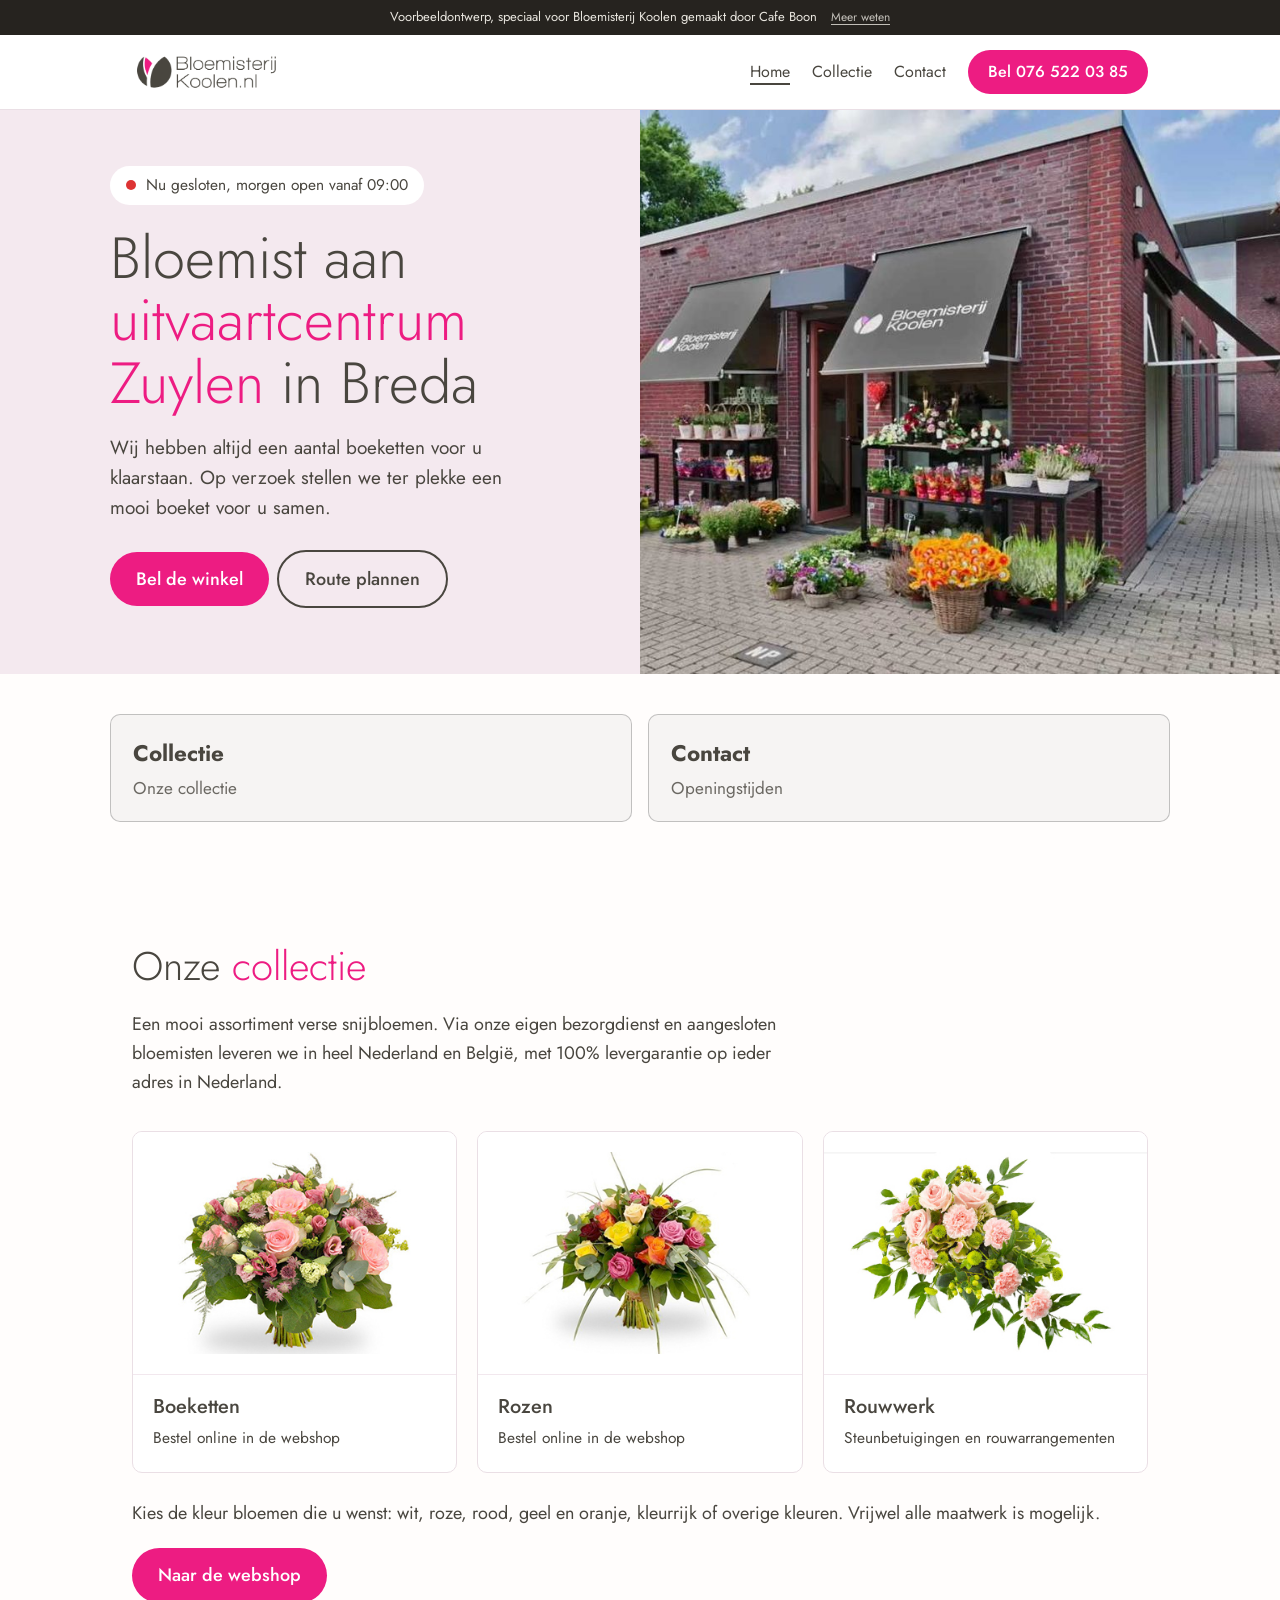
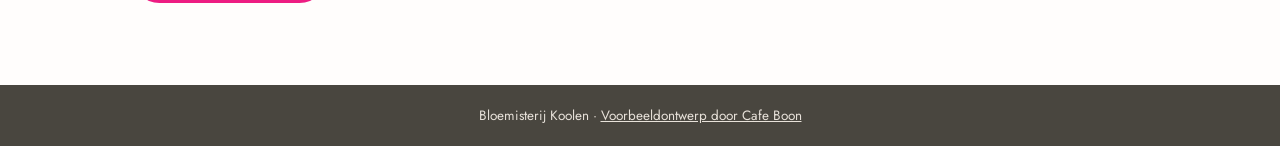
<file: index.html>
<!doctype html>
<html lang="nl">
<head>
<meta charset="utf-8">
<meta name="viewport" content="width=device-width,initial-scale=1">
<title>Bloemisterij Koolen | Bloemist bij uitvaartcentrum Zuylen, Breda</title>
<meta name="description" content="Bloemisterij Koolen aan de Tuinzigtlaan in Breda: boeketten, rozen en rouwwerk, eigen bezorgdienst. Dinsdag tot en met zondag open van 09:00 tot 17:00 uur.">
<meta name="robots" content="noindex">
<link rel="icon" type="image/png" href="images/favicon.png">
<meta property="og:title" content="Bloemisterij Koolen, Breda">
<meta property="og:description" content="Boeketten, rozen en rouwwerk. Tuinzigtlaan 11, Breda.">
<meta property="og:image" content="https://bloemisterijkoolen.cafeboon.com/images/winkel-buiten.jpg">
<link rel="preconnect" href="https://fonts.googleapis.com"><link rel="preconnect" href="https://fonts.gstatic.com" crossorigin>
<link href="https://fonts.googleapis.com/css2?family=Jost:wght@300;400;500&display=swap" rel="stylesheet">
<link rel="stylesheet" href="style.css">
</head>
<body>
<div class="vb-banner" role="note"><span>Voorbeeldontwerp, speciaal voor Bloemisterij Koolen gemaakt door Cafe Boon</span><a href="https://cafeboon.com">Meer weten</a></div>
<header><div class="wrap">
<a href="index.html"><img alt="Bloemisterij Koolen" src="images/logo.png"/></a>
<nav><a aria-current="page" href="index.html">Home</a><a href="aanbod.html">Collectie</a><a href="contact.html">Contact</a><a class="btn" href="tel:0765220385">Bel 076 522 03 85</a></nav>
</div></header>
<div aria-label="Pagina's" class="sn-bar" role="navigation"><a aria-current="page" class="sn-link" href="index.html">Home</a><a class="sn-link" href="aanbod.html">Collectie</a><a class="sn-link" href="contact.html">Contact</a></div>
<div class="hero">
<div class="txt">
<div class="open" id="open"><span class="dot"></span><span id="opentxt">Dinsdag tot en met zondag 09:00 tot 17:00 uur</span></div>
<h1>Bloemist aan <em>uitvaartcentrum Zuylen</em> in Breda</h1>
<p>Wij hebben altijd een aantal boeketten voor u klaarstaan. Op verzoek stellen we ter plekke een mooi boeket voor u samen.</p>
<div><a class="btn" href="tel:0765220385">Bel de winkel</a><a class="btn o" href="https://www.google.com/maps/dir/?api=1&amp;destination=Tuinzigtlaan+11,+4813+XH+Breda" rel="noopener">Route plannen</a></div>
</div>
<img alt="De winkel van Bloemisterij Koolen aan de Tuinzigtlaan" fetchpriority="high" src="images/winkel-buiten.jpg"/>
</div>
<div class="sn-cards"><a class="sn-card" href="aanbod.html"><strong>Collectie</strong><span>Onze collectie</span></a><a class="sn-card" href="contact.html"><strong>Contact</strong><span>Openingstijden</span></a></div>
<section><div class="wrap">
<h2>Onze <em>collectie</em></h2>
<p class="intro">Een mooi assortiment verse snijbloemen. Via onze eigen bezorgdienst en aangesloten bloemisten leveren we in heel Nederland en België, met 100% levergarantie op ieder adres in Nederland.</p>
<div class="cats">
<a class="cat" href="binnenkort.html"><div class="im"><img alt="Boeket in roze tinten" loading="lazy" src="images/boeketten.jpg"/></div><div class="t"><b>Boeketten</b><span>Bestel online in de webshop</span></div></a>
<a class="cat" href="binnenkort.html"><div class="im"><img alt="Boeket gemengde rozen" loading="lazy" src="images/rozenboeketten.jpg"/></div><div class="t"><b>Rozen</b><span>Bestel online in de webshop</span></div></a>
<a class="cat" href="binnenkort.html"><div class="im"><img alt="Rouwarrangement met roze anjers" loading="lazy" src="images/rouwboeketten.jpg"/></div><div class="t"><b>Rouwwerk</b><span>Steunbetuigingen en rouwarrangementen</span></div></a>
</div>
<p style="margin-top:26px">Kies de kleur bloemen die u wenst: wit, roze, rood, geel en oranje, kleurrijk of overige kleuren. Vrijwel alle maatwerk is mogelijk.</p>
<p style="margin-top:20px"><a class="btn" href="binnenkort.html">Naar de webshop</a></p>
</div></section>
<footer>Bloemisterij Koolen · <a href="https://cafeboon.com">Voorbeeldontwerp door Cafe Boon</a></footer>
<script>try{(function(){var n=new Date(),d=n.getDay(),m=n.getHours()*60+n.getMinutes();
var r=document.querySelector('tr[data-d="'+d+'"]');if(r)r.className='today';
var o=document.getElementById('open'),t=document.getElementById('opentxt');
if(d===1){o.className='open off';t.textContent='Vandaag gesloten, dinsdag weer open om 09:00';}
else if(m>=540&&m<1020){o.className='open on';t.textContent='Nu open tot 17:00 uur';}
else{o.className='open off';t.textContent=(m<540&&d!==1)?'Nu gesloten, vandaag open vanaf 09:00':(d===0?'Nu gesloten, maandag gesloten, dinsdag open vanaf 09:00':'Nu gesloten, morgen open vanaf 09:00');}
})();}catch(e){}</script>
</body></html>
</file>
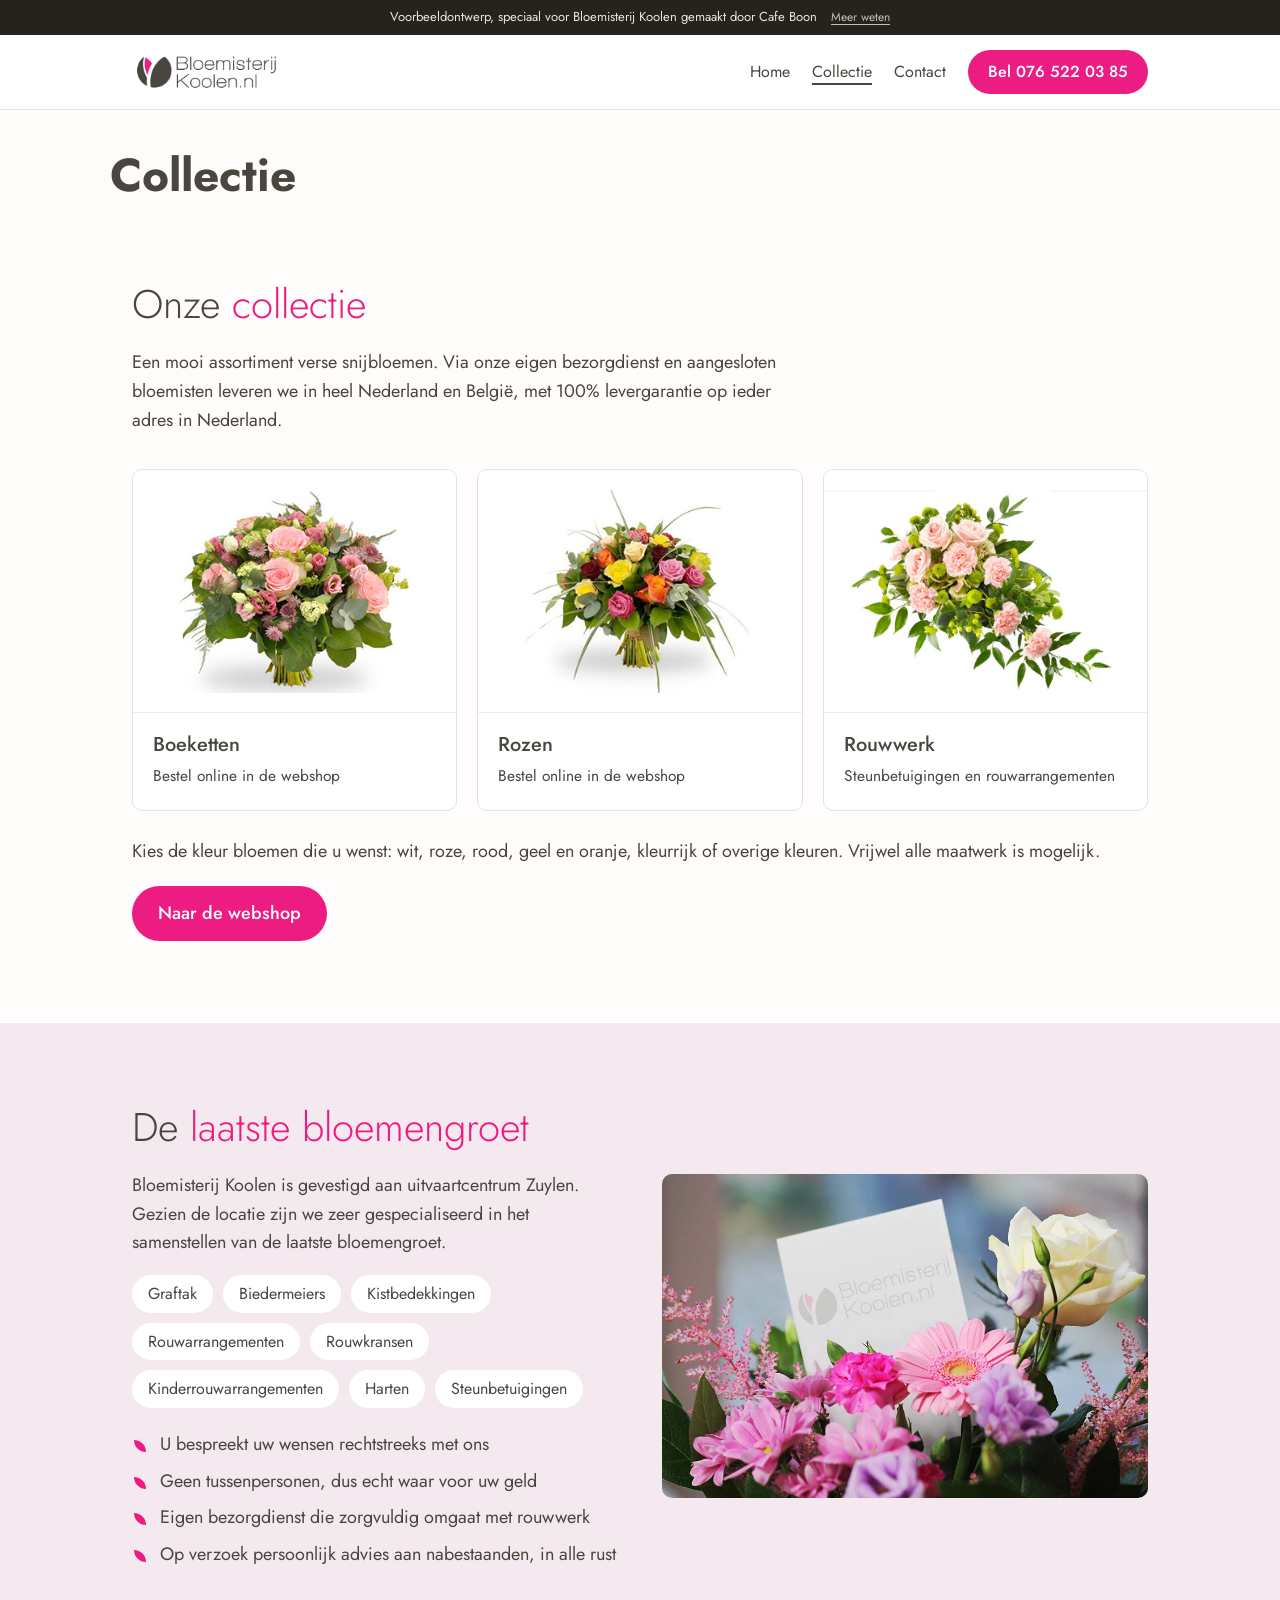
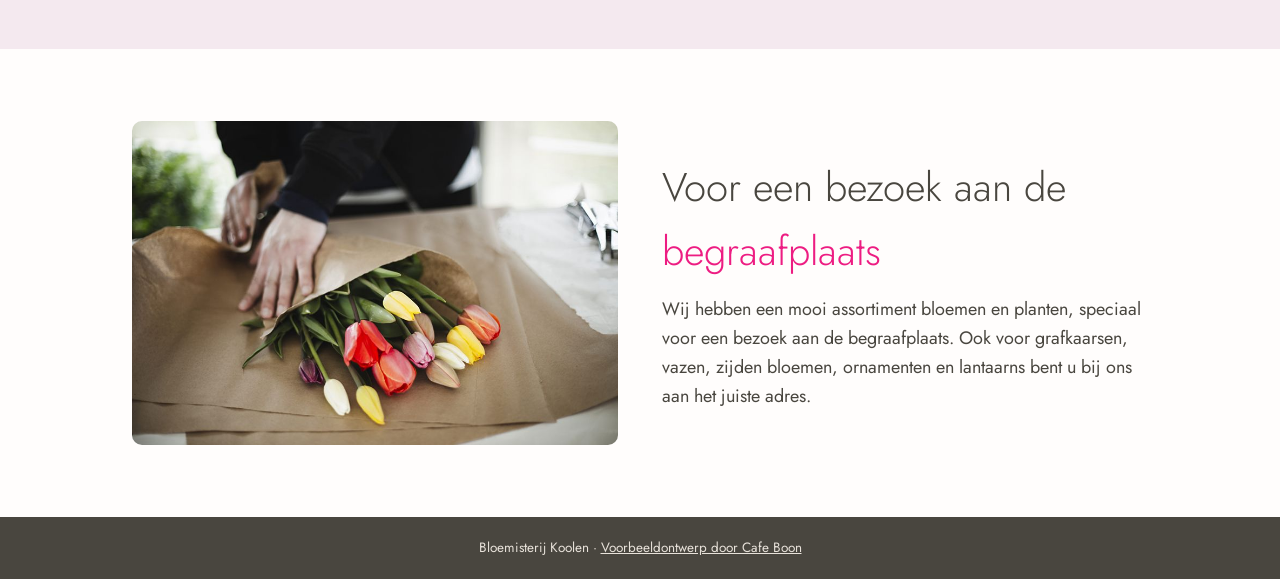
<file: aanbod.html>
<!doctype html>
<html lang="nl">
<head>
<meta charset="utf-8">
<meta name="viewport" content="width=device-width,initial-scale=1">
<title>Collectie | Bloemisterij Koolen</title>
<meta name="description" content="Bloemisterij Koolen aan de Tuinzigtlaan in Breda: boeketten, rozen en rouwwerk, eigen bezorgdienst. Dinsdag tot en met zondag open van 09:00 tot 17:00 uur.">
<meta name="robots" content="noindex">
<link rel="icon" type="image/png" href="images/favicon.png">
<meta property="og:title" content="Bloemisterij Koolen, Breda">
<meta property="og:description" content="Boeketten, rozen en rouwwerk. Tuinzigtlaan 11, Breda.">
<meta property="og:image" content="https://bloemisterijkoolen.cafeboon.com/images/winkel-buiten.jpg">
<link rel="preconnect" href="https://fonts.googleapis.com"><link rel="preconnect" href="https://fonts.gstatic.com" crossorigin>
<link href="https://fonts.googleapis.com/css2?family=Jost:wght@300;400;500&display=swap" rel="stylesheet">
<link rel="stylesheet" href="style.css">
</head>
<body>
<div class="vb-banner" role="note"><span>Voorbeeldontwerp, speciaal voor Bloemisterij Koolen gemaakt door Cafe Boon</span><a href="https://cafeboon.com">Meer weten</a></div>
<header><div class="wrap">
<a href="index.html"><img alt="Bloemisterij Koolen" src="images/logo.png"/></a>
<nav><a href="index.html">Home</a><a aria-current="page" href="aanbod.html">Collectie</a><a href="contact.html">Contact</a><a class="btn" href="tel:0765220385">Bel 076 522 03 85</a></nav>
</div></header>
<div aria-label="Pagina's" class="sn-bar" role="navigation"><a class="sn-link" href="index.html">Home</a><a aria-current="page" class="sn-link" href="aanbod.html">Collectie</a><a class="sn-link" href="contact.html">Contact</a></div>
<div class="sn-head"><h1>Collectie</h1></div>
<section id="assortiment"><div class="wrap">
<h2>Onze <em>collectie</em></h2>
<p class="intro">Een mooi assortiment verse snijbloemen. Via onze eigen bezorgdienst en aangesloten bloemisten leveren we in heel Nederland en België, met 100% levergarantie op ieder adres in Nederland.</p>
<div class="cats">
<a class="cat" href="binnenkort.html"><div class="im"><img alt="Boeket in roze tinten" loading="lazy" src="images/boeketten.jpg"/></div><div class="t"><b>Boeketten</b><span>Bestel online in de webshop</span></div></a>
<a class="cat" href="binnenkort.html"><div class="im"><img alt="Boeket gemengde rozen" loading="lazy" src="images/rozenboeketten.jpg"/></div><div class="t"><b>Rozen</b><span>Bestel online in de webshop</span></div></a>
<a class="cat" href="binnenkort.html"><div class="im"><img alt="Rouwarrangement met roze anjers" loading="lazy" src="images/rouwboeketten.jpg"/></div><div class="t"><b>Rouwwerk</b><span>Steunbetuigingen en rouwarrangementen</span></div></a>
</div>
<p style="margin-top:26px">Kies de kleur bloemen die u wenst: wit, roze, rood, geel en oranje, kleurrijk of overige kleuren. Vrijwel alle maatwerk is mogelijk.</p>
<p style="margin-top:20px"><a class="btn" href="binnenkort.html">Naar de webshop</a></p>
</div></section>
<section class="soft" id="rouwwerk"><div class="wrap two">
<div>
<h2>De <em>laatste bloemengroet</em></h2>
<p>Bloemisterij Koolen is gevestigd aan uitvaartcentrum Zuylen. Gezien de locatie zijn we zeer gespecialiseerd in het samenstellen van de laatste bloemengroet.</p>
<div class="tags"><span>Graftak</span><span>Biedermeiers</span><span>Kistbedekkingen</span><span>Rouwarrangementen</span><span>Rouwkransen</span><span>Kinderrouwarrangementen</span><span>Harten</span><span>Steunbetuigingen</span></div>
<ul class="ticks">
<li>U bespreekt uw wensen rechtstreeks met ons</li>
<li>Geen tussenpersonen, dus echt waar voor uw geld</li>
<li>Eigen bezorgdienst die zorgvuldig omgaat met rouwwerk</li>
<li>Op verzoek persoonlijk advies aan nabestaanden, in alle rust</li>
</ul>
</div>
<img alt="Boeket met kaartje van Bloemisterij Koolen" loading="lazy" src="images/kaartje.jpg"/>
</div></section>
<section><div class="wrap two">
<img alt="Tulpen worden ingepakt" loading="lazy" src="images/inpakken.jpg"/>
<div>
<h2>Voor een bezoek aan de <em>begraafplaats</em></h2>
<p>Wij hebben een mooi assortiment bloemen en planten, speciaal voor een bezoek aan de begraafplaats. Ook voor grafkaarsen, vazen, zijden bloemen, ornamenten en lantaarns bent u bij ons aan het juiste adres.</p>
</div>
</div></section>
<footer>Bloemisterij Koolen · <a href="https://cafeboon.com">Voorbeeldontwerp door Cafe Boon</a></footer>
<script>try{(function(){var n=new Date(),d=n.getDay(),m=n.getHours()*60+n.getMinutes();
var r=document.querySelector('tr[data-d="'+d+'"]');if(r)r.className='today';
var o=document.getElementById('open'),t=document.getElementById('opentxt');
if(d===1){o.className='open off';t.textContent='Vandaag gesloten, dinsdag weer open om 09:00';}
else if(m>=540&&m<1020){o.className='open on';t.textContent='Nu open tot 17:00 uur';}
else{o.className='open off';t.textContent=(m<540&&d!==1)?'Nu gesloten, vandaag open vanaf 09:00':(d===0?'Nu gesloten, maandag gesloten, dinsdag open vanaf 09:00':'Nu gesloten, morgen open vanaf 09:00');}
})();}catch(e){}</script>
</body></html>
</file>
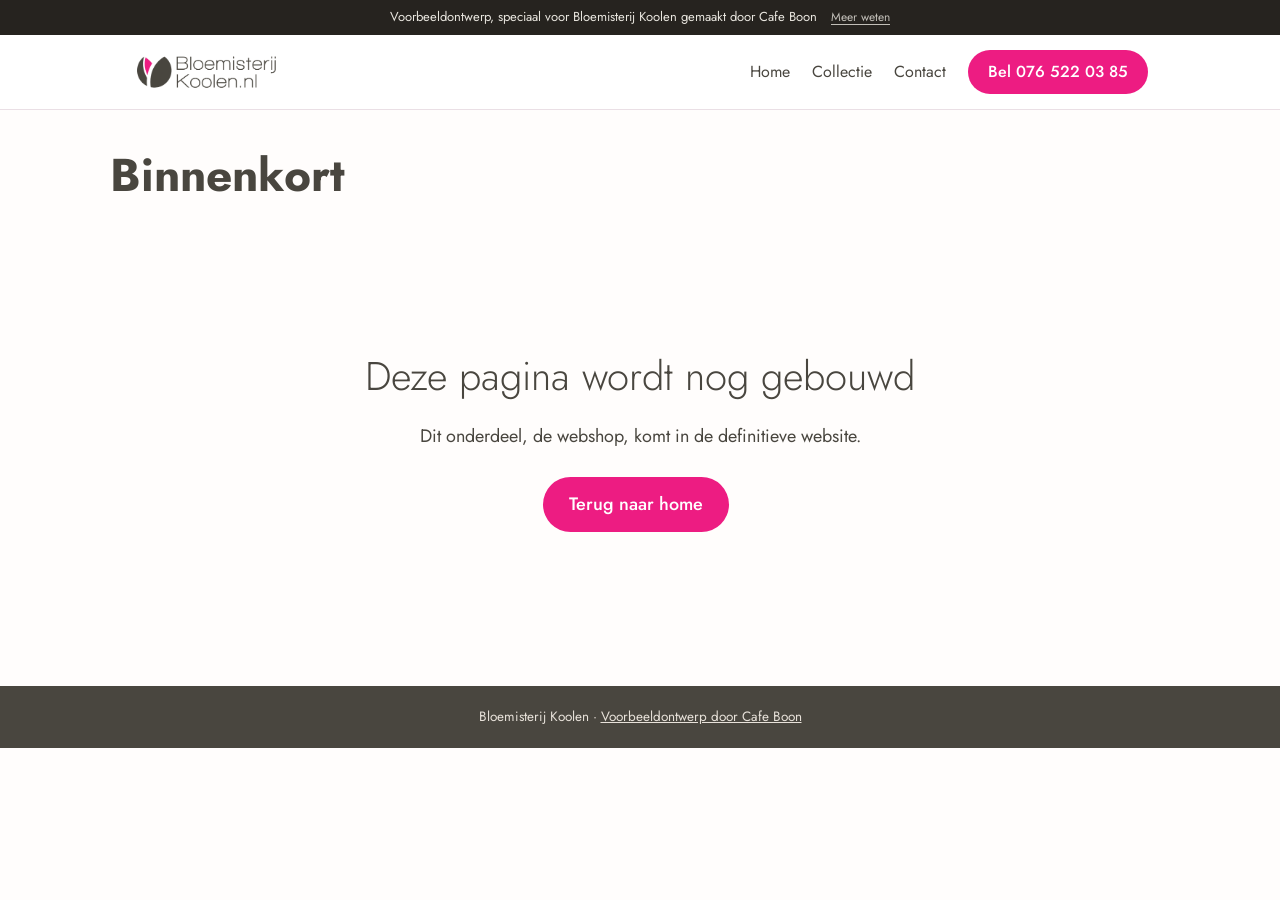
<file: binnenkort.html>
<!doctype html>
<html lang="nl">
<head>
<meta charset="utf-8">
<meta name="viewport" content="width=device-width,initial-scale=1">
<title>Binnenkort | Bloemisterij Koolen</title>
<meta name="description" content="Bloemisterij Koolen aan de Tuinzigtlaan in Breda: boeketten, rozen en rouwwerk, eigen bezorgdienst. Dinsdag tot en met zondag open van 09:00 tot 17:00 uur.">
<meta name="robots" content="noindex">
<link rel="icon" type="image/png" href="images/favicon.png">
<meta property="og:title" content="Bloemisterij Koolen, Breda">
<meta property="og:description" content="Boeketten, rozen en rouwwerk. Tuinzigtlaan 11, Breda.">
<meta property="og:image" content="https://bloemisterijkoolen.cafeboon.com/images/winkel-buiten.jpg">
<link rel="preconnect" href="https://fonts.googleapis.com"><link rel="preconnect" href="https://fonts.gstatic.com" crossorigin>
<link href="https://fonts.googleapis.com/css2?family=Jost:wght@300;400;500&display=swap" rel="stylesheet">
<link rel="stylesheet" href="style.css">
</head>
<body>
<div class="vb-banner" role="note"><span>Voorbeeldontwerp, speciaal voor Bloemisterij Koolen gemaakt door Cafe Boon</span><a href="https://cafeboon.com">Meer weten</a></div>
<header><div class="wrap">
<a href="index.html"><img alt="Bloemisterij Koolen" src="images/logo.png"/></a>
<nav><a href="index.html">Home</a><a href="aanbod.html">Collectie</a><a href="contact.html">Contact</a><a class="btn" href="tel:0765220385">Bel 076 522 03 85</a></nav>
</div></header>
<div aria-label="Pagina's" class="sn-bar" role="navigation"><a class="sn-link" href="index.html">Home</a><a class="sn-link" href="aanbod.html">Collectie</a><a class="sn-link" href="contact.html">Contact</a></div>
<div class="sn-head"><h1>Binnenkort</h1></div>
<section class="binnenkort"><div class="wrap" style="padding:72px 0;text-align:center"><h2>Deze pagina wordt nog gebouwd</h2><p style="max-width:34em;margin:14px auto 26px">Dit onderdeel, de webshop, komt in de definitieve website.</p><p><a class="btn" href="index.html">Terug naar home</a></p></div></section>
<footer>Bloemisterij Koolen · <a href="https://cafeboon.com">Voorbeeldontwerp door Cafe Boon</a></footer>
</body></html>
</file>
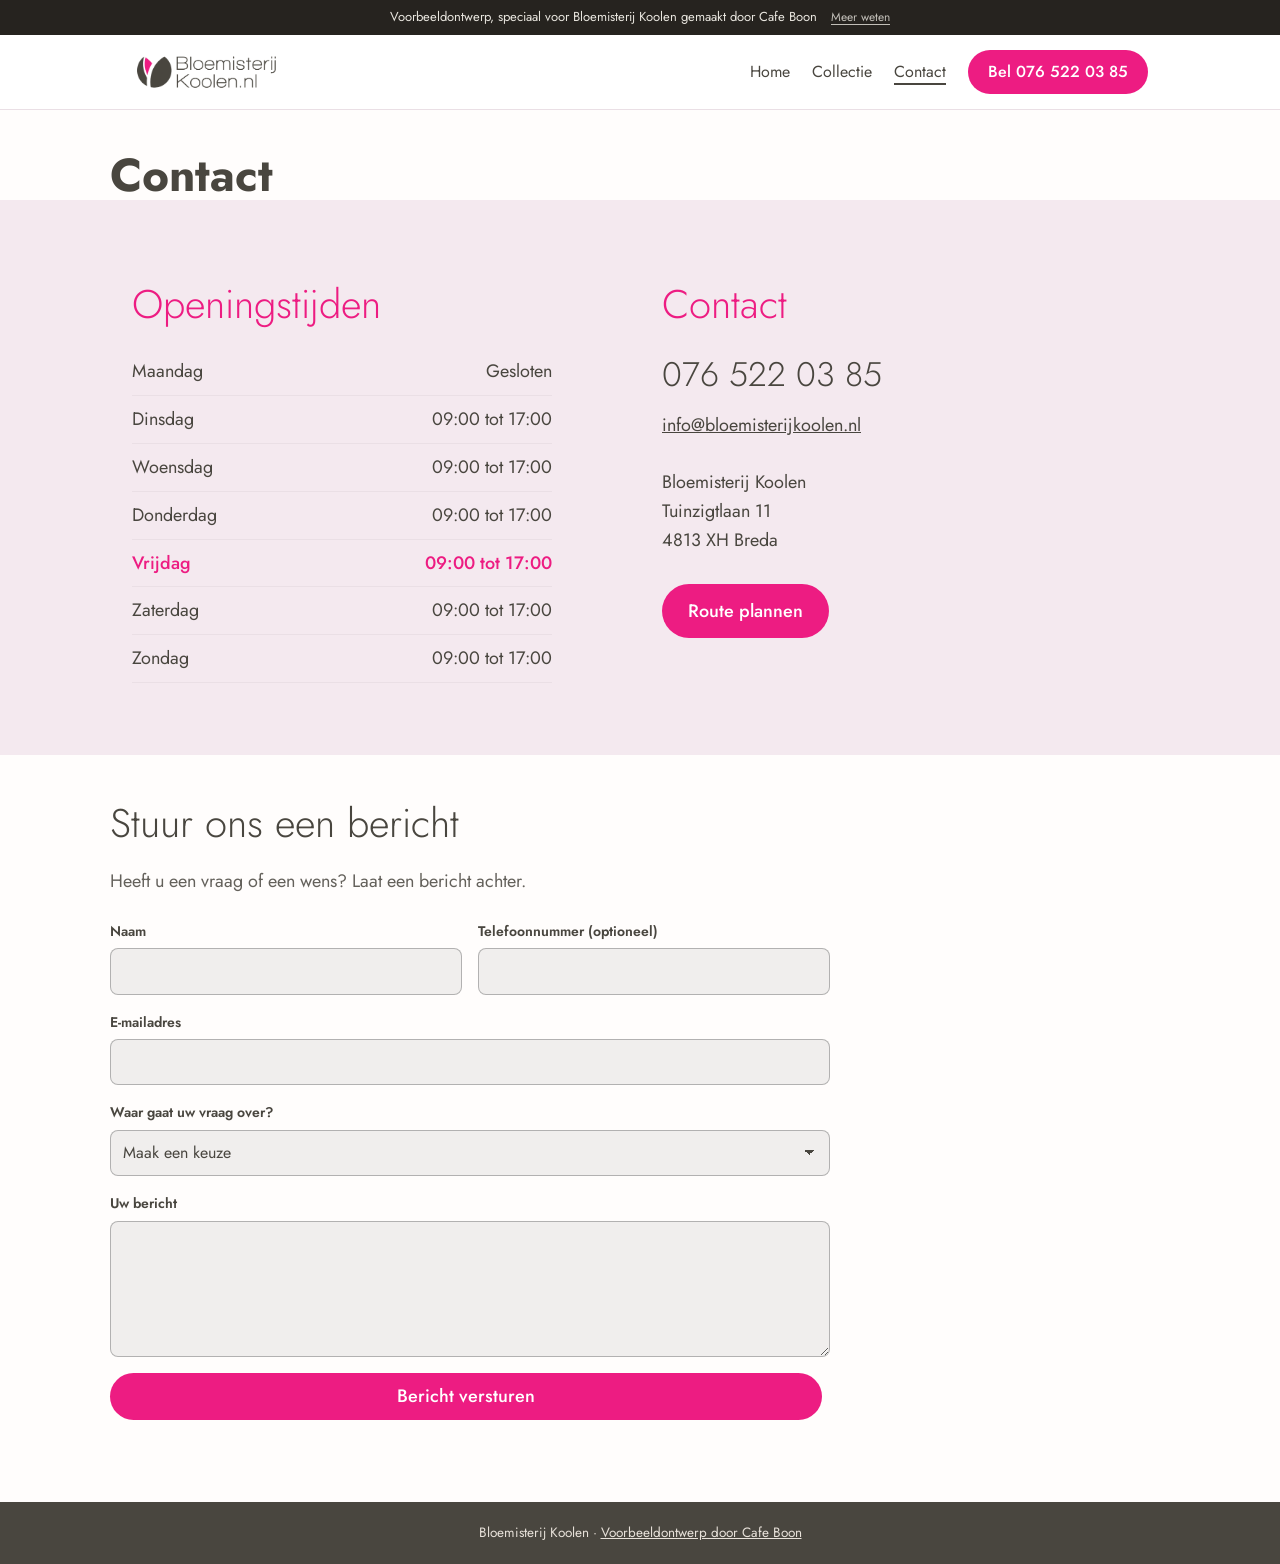
<file: contact.html>
<!doctype html>
<html lang="nl">
<head>
<meta charset="utf-8">
<meta name="viewport" content="width=device-width,initial-scale=1">
<title>Contact | Bloemisterij Koolen</title>
<meta name="description" content="Bloemisterij Koolen aan de Tuinzigtlaan in Breda: boeketten, rozen en rouwwerk, eigen bezorgdienst. Dinsdag tot en met zondag open van 09:00 tot 17:00 uur.">
<meta name="robots" content="noindex">
<link rel="icon" type="image/png" href="images/favicon.png">
<meta property="og:title" content="Bloemisterij Koolen, Breda">
<meta property="og:description" content="Boeketten, rozen en rouwwerk. Tuinzigtlaan 11, Breda.">
<meta property="og:image" content="https://bloemisterijkoolen.cafeboon.com/images/winkel-buiten.jpg">
<link rel="preconnect" href="https://fonts.googleapis.com"><link rel="preconnect" href="https://fonts.gstatic.com" crossorigin>
<link href="https://fonts.googleapis.com/css2?family=Jost:wght@300;400;500&display=swap" rel="stylesheet">
<link rel="stylesheet" href="style.css">
</head>
<body>
<div class="vb-banner" role="note"><span>Voorbeeldontwerp, speciaal voor Bloemisterij Koolen gemaakt door Cafe Boon</span><a href="https://cafeboon.com">Meer weten</a></div>
<header><div class="wrap">
<a href="index.html"><img alt="Bloemisterij Koolen" src="images/logo.png"/></a>
<nav><a href="index.html">Home</a><a href="aanbod.html">Collectie</a><a aria-current="page" href="contact.html">Contact</a><a class="btn" href="tel:0765220385">Bel 076 522 03 85</a></nav>
</div></header>
<div aria-label="Pagina's" class="sn-bar" role="navigation"><a class="sn-link" href="index.html">Home</a><a class="sn-link" href="aanbod.html">Collectie</a><a aria-current="page" class="sn-link" href="contact.html">Contact</a></div>
<div class="sn-head"><h1>Contact</h1></div>
<section class="soft" id="openingstijden"><div class="wrap cgrid">
<div>
<h2><em>Openingstijden</em></h2>
<table class="hours" id="hours">
<tr data-d="1"><td>Maandag</td><td>Gesloten</td></tr>
<tr data-d="2"><td>Dinsdag</td><td>09:00 tot 17:00</td></tr>
<tr data-d="3"><td>Woensdag</td><td>09:00 tot 17:00</td></tr>
<tr data-d="4"><td>Donderdag</td><td>09:00 tot 17:00</td></tr>
<tr data-d="5"><td>Vrijdag</td><td>09:00 tot 17:00</td></tr>
<tr data-d="6"><td>Zaterdag</td><td>09:00 tot 17:00</td></tr>
<tr data-d="0"><td>Zondag</td><td>09:00 tot 17:00</td></tr>
</table>
</div>
<div>
<h2><em>Contact</em></h2>
<a class="bigtel" href="tel:0765220385">076 522 03 85</a>
<p><a href="mailto:info@bloemisterijkoolen.nl">info@bloemisterijkoolen.nl</a></p><br/>
<p>Bloemisterij Koolen<br/>Tuinzigtlaan 11<br/>4813 XH Breda</p><br/>
<a class="btn" href="https://www.google.com/maps/dir/?api=1&amp;destination=Tuinzigtlaan+11,+4813+XH+Breda" rel="noopener">Route plannen</a>
</div>
</div></section>
<section class="sn-formsec" id="formulier"><div class="sn-formwrap"><h2>Stuur ons een bericht</h2><p class="sn-lead">Heeft u een vraag of een wens? Laat een bericht achter.</p><form class="sn-form" id="sn-form"><div class="sn-field"><label for="naam">Naam</label><input id="naam" name="naam" type="text" required autocomplete="name"></div><div class="sn-field"><label for="tel">Telefoonnummer (optioneel)</label><input id="tel" name="tel" type="tel" autocomplete="tel"></div><div class="sn-field full"><label for="email">E-mailadres</label><input id="email" name="email" type="email" required autocomplete="email"></div><div class="sn-field full"><label for="keuze">Waar gaat uw vraag over?</label><select id="keuze" name="keuze" required><option value="">Maak een keuze</option><option>Boeketten</option><option>Rozen</option><option>Rouwwerk</option></select></div><div class="sn-field full"><label for="opm">Uw bericht</label><textarea id="opm" name="opm" rows="5" required></textarea></div><div class="sn-field full"><button class="btn" type="submit">Bericht versturen</button></div></form></div></section>
<script>(function(){var f=document.getElementById('sn-form');if(!f)return;f.addEventListener('submit',function(e){e.preventDefault();if(!f.checkValidity()){f.reportValidity();return;}var d=document.createElement('div');d.className='sn-done';d.setAttribute('role','status');d.tabIndex=-1;d.innerHTML='<h2>Bedankt voor uw bericht</h2><p>Dit is een voorbeeldwebsite van Cafe Boon. Uw bericht is daarom niet verstuurd. Neem voor een echt antwoord contact op via <a href="tel:0765220385">076 522 03 85</a>.</p>';f.parentNode.replaceChild(d,f);d.focus();});})();</script>
<footer>Bloemisterij Koolen · <a href="https://cafeboon.com">Voorbeeldontwerp door Cafe Boon</a></footer>
<script>try{(function(){var n=new Date(),d=n.getDay(),m=n.getHours()*60+n.getMinutes();
var r=document.querySelector('tr[data-d="'+d+'"]');if(r)r.className='today';
var o=document.getElementById('open'),t=document.getElementById('opentxt');
if(d===1){o.className='open off';t.textContent='Vandaag gesloten, dinsdag weer open om 09:00';}
else if(m>=540&&m<1020){o.className='open on';t.textContent='Nu open tot 17:00 uur';}
else{o.className='open off';t.textContent=(m<540&&d!==1)?'Nu gesloten, vandaag open vanaf 09:00':(d===0?'Nu gesloten, maandag gesloten, dinsdag open vanaf 09:00':'Nu gesloten, morgen open vanaf 09:00');}
})();}catch(e){}</script>
</body></html>
</file>
<file: style.css>
:root{--c:#49463f;--p:#ed1c82;--l:#f4e9ef;--m:#ceafc2;--paper:#fffdfc}
*{box-sizing:border-box;margin:0}
html{scroll-behavior:smooth}
body{font-family:'Jost',Arial,sans-serif;color:var(--c);background:var(--paper);font-size:18px;line-height:1.6;font-weight:400}
a{color:inherit}
img{display:block;max-width:100%}
.wrap{max-width:1060px;margin:0 auto;padding:0 22px}
header{position:sticky;top:0;z-index:10;background:#fff;border-bottom:1px solid #eadfe5}
header .wrap{display:flex;align-items:center;justify-content:space-between;min-height:74px;gap:16px}
header img{height:46px;width:auto}
nav a{margin-left:22px;text-decoration:none;font-size:16px}
nav a:hover{color:var(--p)}
.btn{display:inline-block;background:var(--p);color:#fff;text-decoration:none;padding:13px 26px;border-radius:999px;font-weight:500;margin:0 8px 10px 0}
.btn.o{background:transparent;color:var(--c);border:2px solid var(--c)}
nav .btn{margin:0 0 0 22px;padding:9px 20px}
.hero{display:grid;grid-template-columns:1fr 1fr;min-height:540px}
.hero .txt{background:var(--l);display:flex;flex-direction:column;justify-content:center;padding:56px max(22px,calc((100vw - 1060px)/2)) 56px max(22px,calc((100vw - 1060px)/2))}
.hero h1{font-weight:300;font-size:clamp(36px,5vw,58px);line-height:1.08;margin-bottom:18px}
.hero h1 em{font-style:normal;color:var(--p)}
.hero p{max-width:26em;margin-bottom:26px;font-size:19px}
.hero img{width:100%;height:100%;object-fit:cover}
.open{display:inline-flex;align-items:center;gap:10px;background:#fff;border-radius:999px;padding:7px 16px;font-size:15.5px;margin-bottom:22px;align-self:flex-start}
.dot{width:10px;height:10px;border-radius:50%;background:#aaa}
.open.on .dot{background:#2faa5c}
.open.off .dot{background:#d33}
section{padding:72px 0}
h2{font-weight:300;font-size:clamp(28px,4vw,40px);margin-bottom:12px}
h2 em{font-style:normal;color:var(--p)}
.intro{max-width:36em;margin-bottom:34px}
.cats{display:grid;grid-template-columns:repeat(auto-fit,minmax(240px,1fr));gap:20px}
.cat{background:#fff;border:1px solid #eadfe5;border-radius:10px;overflow:hidden;text-decoration:none;display:block}
.cat .im{background:#fff;aspect-ratio:4/3;display:flex;align-items:center;justify-content:center}
.cat img{width:100%;height:100%;object-fit:contain}
.cat .im.ph img{object-fit:cover}
.cat div.t{padding:16px 20px 20px;border-top:1px solid #f2e8ee}
.cat b{font-weight:500;font-size:20px;display:block}
.cat span{font-size:15.5px}
.soft{background:var(--l)}
.two{display:grid;grid-template-columns:1fr 1fr;gap:44px;align-items:center}
.two img{border-radius:10px;width:100%}
.tags{display:flex;flex-wrap:wrap;gap:10px;margin:18px 0 22px}
.tags span{background:#fff;border-radius:999px;padding:6px 16px;font-size:16px}
.ticks{list-style:none;padding:0}
.ticks li{padding-left:28px;position:relative;margin-bottom:8px}
.ticks li::before{content:"";position:absolute;left:2px;top:.55em;width:12px;height:12px;background:var(--p);border-radius:0 100% 0 100%}
.hours{width:100%;max-width:420px;border-collapse:collapse;font-size:18px}
.hours td{padding:9px 0;border-bottom:1px solid #eadfe5}
.hours td:last-child{text-align:right}
.hours tr.today{color:var(--p);font-weight:500}
.cgrid{display:grid;grid-template-columns:1fr 1fr;gap:44px}
.bigtel{display:block;font-size:34px;font-weight:300;text-decoration:none;margin:4px 0 8px}
footer{background:var(--c);color:#e8e2da;padding:20px;text-align:center;font-size:13.5px}
footer a{color:#e8e2da}
@media(max-width:780px){.hero,.two,.cgrid{grid-template-columns:1fr}.hero{min-height:0}.hero img{height:260px;order:-1}nav a:not(.btn){display:none}section{padding:46px 0}header img{height:38px}.hero .txt{padding-top:36px;padding-bottom:36px}}
/* sitenav:start */
.sn-bar{display:none;gap:6px;overflow-x:auto;white-space:nowrap;-webkit-overflow-scrolling:touch;padding:8px 12px;background:inherit;color:inherit;font:inherit;line-height:1.2;border-bottom:1px solid rgba(128,128,128,.35);box-sizing:border-box;max-width:100%}
.sn-bar a.sn-link{flex:0 0 auto;padding:9px 15px;border-radius:999px;color:inherit;text-decoration:none;font-size:15px;font-weight:600;letter-spacing:0;text-transform:none;margin:0}
.sn-bar a.sn-link[aria-current="page"]{background:rgba(128,128,128,.2);box-shadow:inset 0 -2px 0 currentColor}
@media(max-width:780px){.sn-bar{display:flex}}
nav a[aria-current="page"]:not(.cta):not(.btn):not(.call){text-decoration:underline;text-underline-offset:6px;text-decoration-thickness:2px}
.sn-head{max-width:1100px;margin:0 auto;padding:40px 20px 0;box-sizing:border-box}
.sn-head h1{margin:0;color:inherit;font-size:clamp(30px,5vw,46px);line-height:1.1}
.sn-cards{max-width:1100px;margin:0 auto;padding:40px 20px;display:grid;grid-template-columns:repeat(auto-fit,minmax(230px,1fr));gap:16px;box-sizing:border-box}
.sn-card{display:block;padding:20px 22px;border:1px solid rgba(128,128,128,.45);border-radius:10px;background:rgba(128,128,128,.07);color:inherit;text-decoration:none;min-width:0}
.sn-card strong{display:block;font-size:1.25em;margin:0 0 6px;color:inherit}
.sn-card span{display:block;opacity:.8;font-size:.95em;line-height:1.4}
.sn-card:hover,.sn-card:focus-visible{border-color:currentColor}
/* sitenav:end */
/* voorbeeld-formulier:start */
@layer sn{.sn-form button.btn{border:0;font:inherit;cursor:pointer;line-height:1.2}}
.sn-formsec{padding:36px 0 72px}
.sn-formwrap{max-width:1100px;margin:0 auto;padding:0 20px;box-sizing:border-box}
.sn-formwrap>h2{margin:0 0 12px}
.sn-formwrap>.sn-lead,.sn-formwrap>.sn-form,.sn-formwrap>.sn-done{max-width:720px}
.sn-formwrap .sn-lead{margin:0 0 24px;opacity:.85}
.sn-form{display:grid;grid-template-columns:1fr 1fr;gap:16px}
.sn-field{display:flex;flex-direction:column;gap:6px;min-width:0;text-align:left}
.sn-field.full{grid-column:1/-1}
.sn-field label{font-size:14px;font-weight:600}
.sn-field input,.sn-field select,.sn-field textarea{font:inherit;font-size:16px;line-height:1.4;color:inherit;background:rgba(128,128,128,.12);border:1px solid rgba(128,128,128,.55);border-radius:8px;padding:11px 12px;width:100%;box-sizing:border-box;min-width:0;max-width:100%;-webkit-appearance:none;appearance:none}
.sn-field select{background-image:linear-gradient(45deg,transparent 50%,currentColor 50%),linear-gradient(135deg,currentColor 50%,transparent 50%);background-position:calc(100% - 20px) 50%,calc(100% - 15px) 50%;background-size:5px 5px;background-repeat:no-repeat;padding-right:38px}
.sn-field select option{color:#111;background:#fff}
.sn-field textarea{resize:vertical}
.sn-field input:focus,.sn-field select:focus,.sn-field textarea:focus{outline:2px solid currentColor;outline-offset:1px}
.sn-done{padding:28px;border:1px solid rgba(128,128,128,.55);border-radius:12px;background:rgba(128,128,128,.1)}
.sn-done h2{margin:0 0 10px}
.sn-done p{margin:0}
.sn-done a{text-decoration:underline;text-underline-offset:3px;font-weight:600}
.sn-formlink{padding:0 0 56px}
@media(max-width:640px){.sn-form{grid-template-columns:1fr}.sn-formsec{padding:24px 0 56px}}
/* voorbeeld-formulier:end */
/* voorbeeldbanner:start */
.vb-banner{display:flex;flex-wrap:wrap;justify-content:center;align-items:baseline;gap:2px 14px;padding:8px 16px;background:#26231f;color:#e9e6df;font-size:13px;line-height:1.45;letter-spacing:0;text-transform:none;font-weight:400;text-align:center;position:relative;z-index:1000}
.vb-banner a{color:inherit;opacity:.8;text-decoration:underline;text-underline-offset:3px;font-size:12px;font-weight:400;white-space:nowrap;letter-spacing:0;text-transform:none}
.vb-banner a:hover{opacity:1}
/* voorbeeldbanner:end */
</file>
